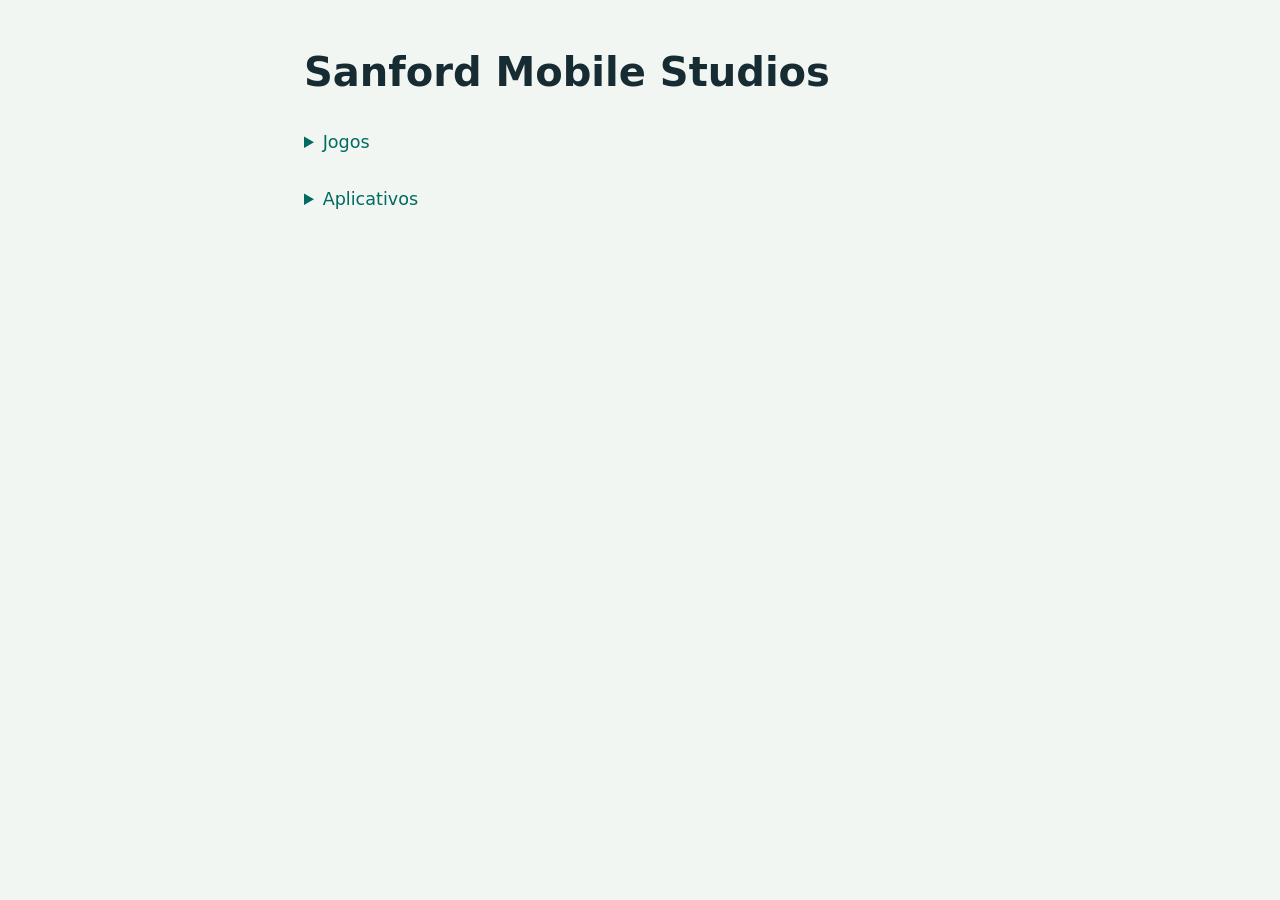
<file: index.html>
<!doctype html>
<html lang="pt-BR">
<head>
  <meta charset="utf-8">
  <meta name="viewport" content="width=device-width, initial-scale=1">
  <meta name="referrer" content="no-referrer">
  <title>Sanford Mobile Studios</title>
  <link rel="stylesheet" href="estilos.css">
  <script src="categorias.js" defer></script>
</head>
<body>
  <main>
    <h1>Sanford Mobile Studios</h1>
    <details>
      <summary>Jogos</summary>
      <ul class="catalogo" id="jogos">
        <li class="vazio">Nenhum jogo publicado ainda.</li>
      </ul>
    </details>
    <details>
      <summary>Aplicativos</summary>
      <ul class="catalogo">
        <li class="aplicativo">
          <img src="imagens/san-desenhos-geometricos/icone.png" width="40" height="40" alt="">
          <a href="SAN-desenhos-geometricos/">SAN: Desenhos Geométricos</a>
        </li>
      </ul>
    </details>
  </main>
</body>
</html>
</file>
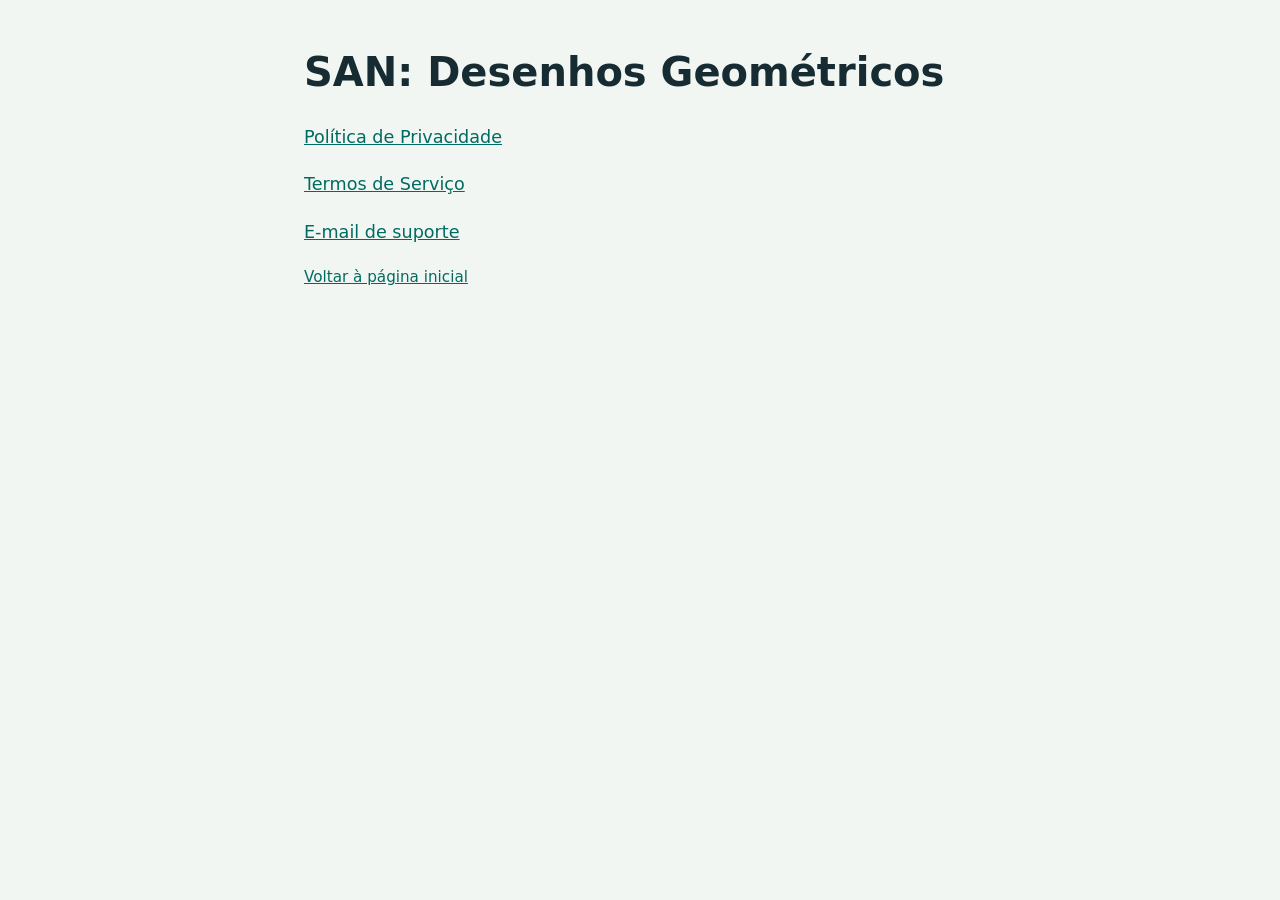
<file: SAN-desenhos-geometricos/index.html>
<!doctype html>
<html lang="pt-BR">
<head>
  <meta charset="utf-8">
  <meta name="viewport" content="width=device-width, initial-scale=1">
  <meta name="referrer" content="no-referrer">
  <title>SAN: Desenhos Geométricos — Sanford Mobile Studios</title>
  <link rel="stylesheet" href="../estilos.css">
</head>
<body>
  <main>
    <h1>SAN: Desenhos Geométricos</h1>
    <p><a href="privacidade/">Política de Privacidade</a></p>
    <p><a href="termos/">Termos de Serviço</a></p>
    <p><a href="mailto:sanfordmobilestudios@gmail.com">E-mail de suporte</a></p>
    <p class="voltar"><a href="../">Voltar à página inicial</a></p>
  </main>
</body>
</html>
</file>
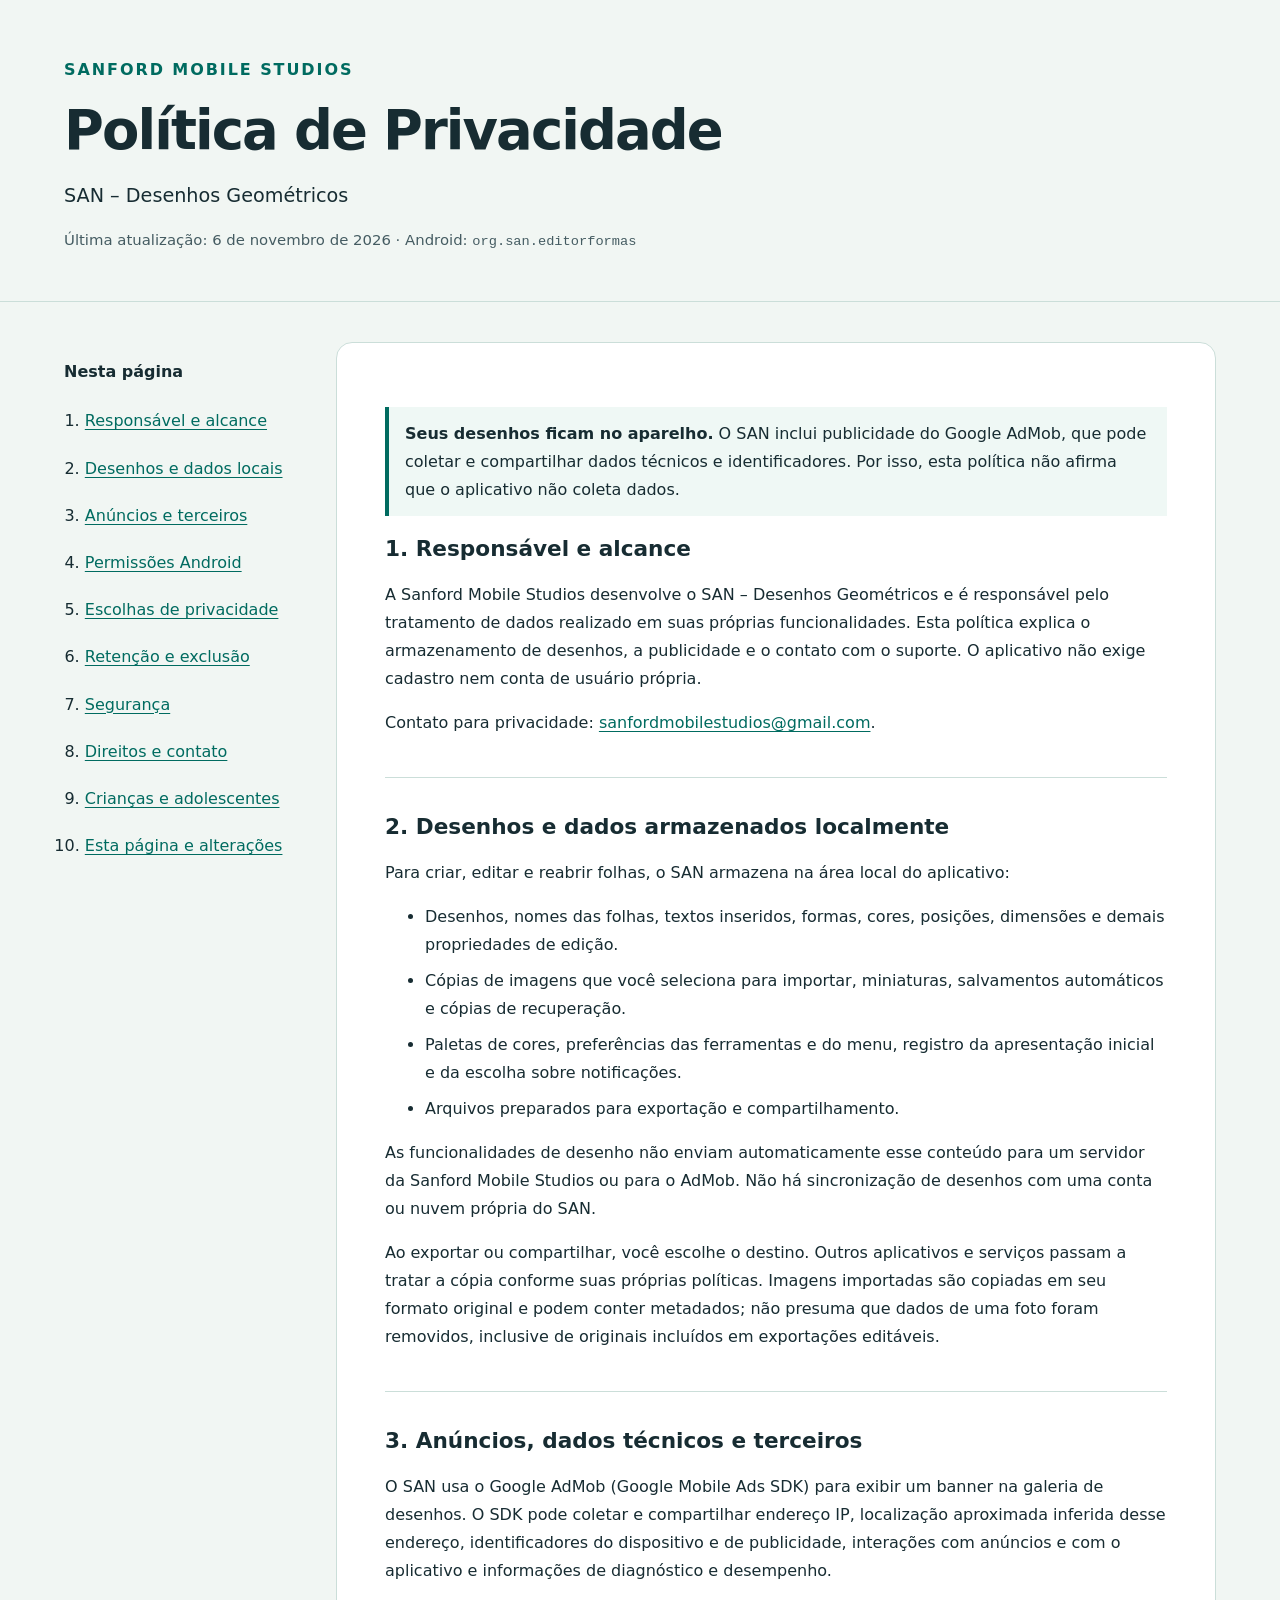
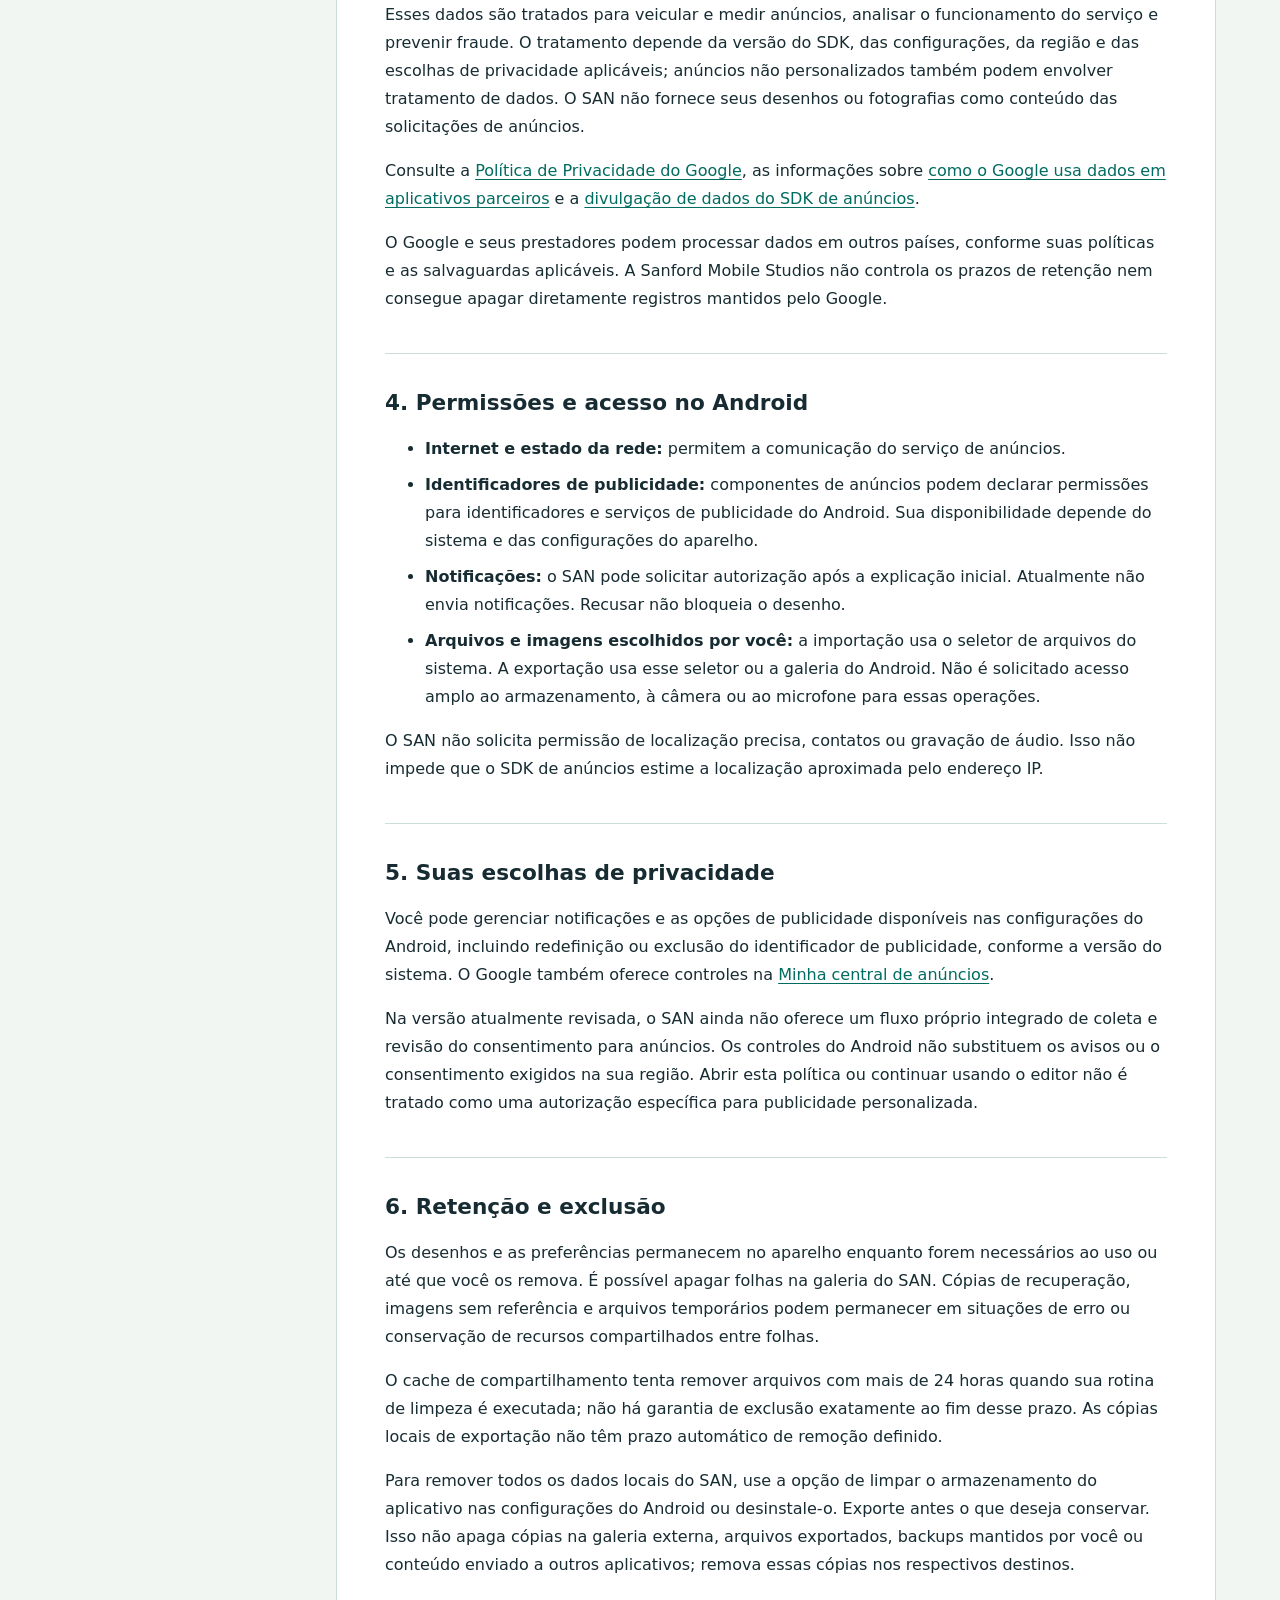
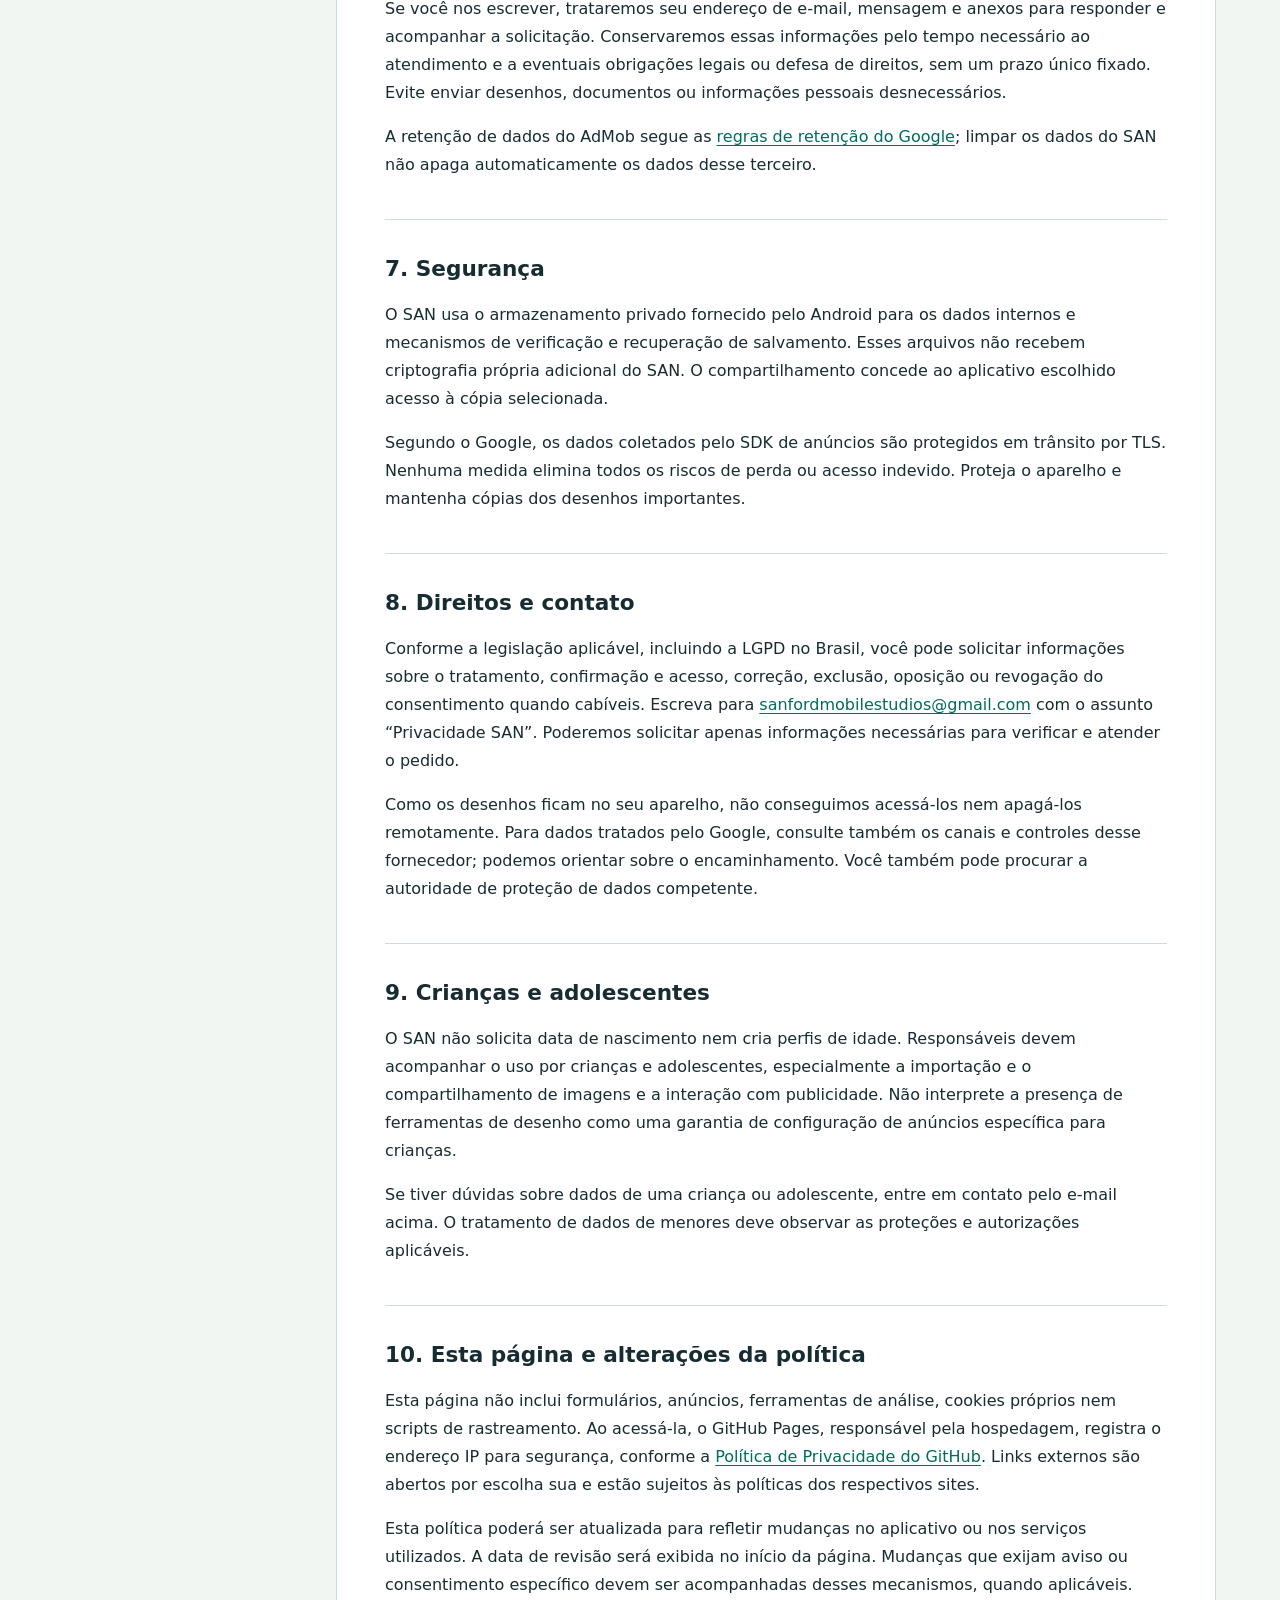
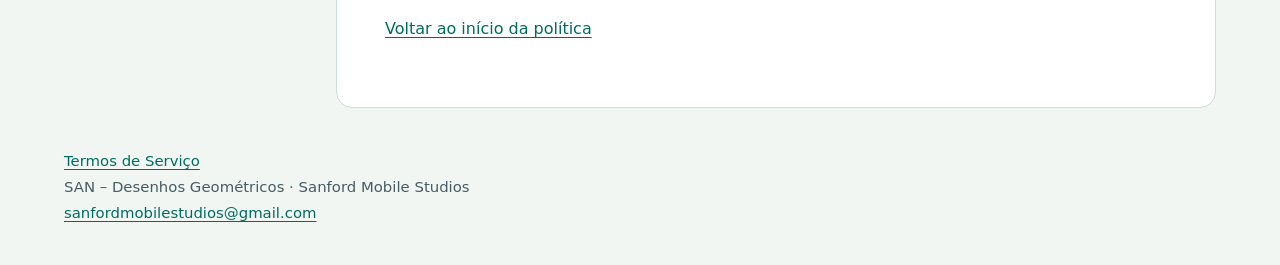
<file: SAN-desenhos-geometricos/privacidade/index.html>
<!doctype html>
<html lang="pt-BR">
<head>
  <meta charset="utf-8">
  <meta name="viewport" content="width=device-width, initial-scale=1">
  <meta name="description" content="Política de Privacidade do SAN – Desenhos Geométricos, desenvolvido pela Sanford Mobile Studios.">
  <meta name="referrer" content="no-referrer">
  <title>Política de Privacidade | SAN – Desenhos Geométricos</title>
  <link rel="canonical" href="https://sanfordmobilestudios-svg.github.io/SAN-desenhos-geometricos/privacidade/">
  <style>
    :root { color-scheme: light; --ink: #172c32; --muted: #455c62; --accent: #006b60; --paper: #fff; --line: #cbded9; }
    * { box-sizing: border-box; }
    html { scroll-padding-top: 1rem; }
    body { margin: 0; background: #f1f6f3; color: var(--ink); font-family: system-ui, sans-serif; font-size: 1rem; line-height: 1.75; }
    a { color: var(--accent); text-underline-offset: .2em; overflow-wrap: anywhere; }
    a:focus-visible { outline: 3px solid #a45b00; outline-offset: 4px; border-radius: 2px; }
    .skip { position: absolute; left: 1rem; top: -8rem; padding: .6rem 1rem; background: var(--paper); }
    .skip:focus { top: 1rem; }
    .wrap { width: min(100% - 2rem, 72rem); margin-inline: auto; }
    header { padding: 3.5rem 0 2rem; border-bottom: 1px solid var(--line); }
    .brand { margin: 0 0 1rem; font-weight: 750; letter-spacing: .12em; color: var(--accent); }
    h1 { margin: 0; font-size: clamp(2rem, 6vw, 3.4rem); line-height: 1.15; letter-spacing: -.035em; }
    .subtitle { margin: 1rem 0 .5rem; font-size: 1.2rem; }
    .meta, footer { color: var(--muted); font-size: .93rem; }
    .layout { display: grid; grid-template-columns: 14rem minmax(0, 1fr); gap: 3rem; padding-block: 2.5rem; align-items: start; }
    nav { padding: 1rem 0; }
    nav p { margin-top: 0; font-weight: 700; }
    nav ol { padding-left: 1.3rem; }
    nav a { display: inline-block; padding-block: .35rem; }
    article { min-width: 0; padding: clamp(1.2rem, 4vw, 3rem); background: var(--paper); border: 1px solid var(--line); border-radius: 1rem; }
    section + section { margin-top: 2.5rem; padding-top: 1rem; border-top: 1px solid var(--line); }
    h2 { font-size: 1.35rem; line-height: 1.35; }
    h3 { font-size: 1.05rem; }
    li + li { margin-top: .5rem; }
    .note { border-left: 4px solid var(--accent); padding: .8rem 1rem; background: #eff8f5; }
    code { font-size: .92em; overflow-wrap: anywhere; }
    footer { padding: 0 0 2.5rem; }
    @media (max-width: 760px) { header { padding-top: 2.5rem; } .layout { grid-template-columns: 1fr; gap: .5rem; padding-top: 1rem; } nav { border-bottom: 1px solid var(--line); } }
    @media print { body { background: white; } .wrap { width: 100%; } .layout { display: block; } nav, .skip { display: none; } article { padding: 0; border: 0; } a { color: inherit; } }
  </style>
</head>
<body>
  <a class="skip" href="#politica">Pular para a política</a>
  <header>
    <div class="wrap">
      <p class="brand">SANFORD MOBILE STUDIOS</p>
      <h1>Política de Privacidade</h1>
      <p class="subtitle">SAN – Desenhos Geométricos</p>
      <p class="meta">Última atualização: <time datetime="2026-11-06">6 de novembro de 2026</time> · Android: <code>org.san.editorformas</code></p>
    </div>
  </header>
  <main class="wrap layout">
    <nav aria-label="Nesta política">
      <p>Nesta página</p>
      <ol>
        <li><a href="#responsavel">Responsável e alcance</a></li>
        <li><a href="#desenhos">Desenhos e dados locais</a></li>
        <li><a href="#anuncios">Anúncios e terceiros</a></li>
        <li><a href="#permissoes">Permissões Android</a></li>
        <li><a href="#escolhas">Escolhas de privacidade</a></li>
        <li><a href="#retencao">Retenção e exclusão</a></li>
        <li><a href="#seguranca">Segurança</a></li>
        <li><a href="#direitos">Direitos e contato</a></li>
        <li><a href="#menores">Crianças e adolescentes</a></li>
        <li><a href="#pagina">Esta página e alterações</a></li>
      </ol>
    </nav>
    <article id="politica" aria-label="Texto da Política de Privacidade">
      <p class="note"><strong>Seus desenhos ficam no aparelho.</strong> O SAN inclui publicidade do Google AdMob, que pode coletar e compartilhar dados técnicos e identificadores. Por isso, esta política não afirma que o aplicativo não coleta dados.</p>
      <section id="responsavel">
        <h2>1. Responsável e alcance</h2>
        <p>A Sanford Mobile Studios desenvolve o SAN – Desenhos Geométricos e é responsável pelo tratamento de dados realizado em suas próprias funcionalidades. Esta política explica o armazenamento de desenhos, a publicidade e o contato com o suporte. O aplicativo não exige cadastro nem conta de usuário própria.</p>
        <p>Contato para privacidade: <a href="mailto:sanfordmobilestudios@gmail.com">sanfordmobilestudios@gmail.com</a>.</p>
      </section>
      <section id="desenhos">
        <h2>2. Desenhos e dados armazenados localmente</h2>
        <p>Para criar, editar e reabrir folhas, o SAN armazena na área local do aplicativo:</p>
        <ul>
          <li>Desenhos, nomes das folhas, textos inseridos, formas, cores, posições, dimensões e demais propriedades de edição.</li>
          <li>Cópias de imagens que você seleciona para importar, miniaturas, salvamentos automáticos e cópias de recuperação.</li>
          <li>Paletas de cores, preferências das ferramentas e do menu, registro da apresentação inicial e da escolha sobre notificações.</li>
          <li>Arquivos preparados para exportação e compartilhamento.</li>
        </ul>
        <p>As funcionalidades de desenho não enviam automaticamente esse conteúdo para um servidor da Sanford Mobile Studios ou para o AdMob. Não há sincronização de desenhos com uma conta ou nuvem própria do SAN.</p>
        <p>Ao exportar ou compartilhar, você escolhe o destino. Outros aplicativos e serviços passam a tratar a cópia conforme suas próprias políticas. Imagens importadas são copiadas em seu formato original e podem conter metadados; não presuma que dados de uma foto foram removidos, inclusive de originais incluídos em exportações editáveis.</p>
      </section>
      <section id="anuncios">
        <h2>3. Anúncios, dados técnicos e terceiros</h2>
        <p>O SAN usa o Google AdMob (Google Mobile Ads SDK) para exibir um banner na galeria de desenhos. O SDK pode coletar e compartilhar endereço IP, localização aproximada inferida desse endereço, identificadores do dispositivo e de publicidade, interações com anúncios e com o aplicativo e informações de diagnóstico e desempenho.</p>
        <p>Esses dados são tratados para veicular e medir anúncios, analisar o funcionamento do serviço e prevenir fraude. O tratamento depende da versão do SDK, das configurações, da região e das escolhas de privacidade aplicáveis; anúncios não personalizados também podem envolver tratamento de dados. O SAN não fornece seus desenhos ou fotografias como conteúdo das solicitações de anúncios.</p>
        <p>Consulte a <a href="https://policies.google.com/privacy?hl=pt-BR">Política de Privacidade do Google</a>, as informações sobre <a href="https://policies.google.com/technologies/partner-sites?hl=pt-BR">como o Google usa dados em aplicativos parceiros</a> e a <a href="https://developers.google.com/admob/android/privacy/play-data-disclosure?hl=pt-br">divulgação de dados do SDK de anúncios</a>.</p>
        <p>O Google e seus prestadores podem processar dados em outros países, conforme suas políticas e as salvaguardas aplicáveis. A Sanford Mobile Studios não controla os prazos de retenção nem consegue apagar diretamente registros mantidos pelo Google.</p>
      </section>
      <section id="permissoes">
        <h2>4. Permissões e acesso no Android</h2>
        <ul>
          <li><strong>Internet e estado da rede:</strong> permitem a comunicação do serviço de anúncios.</li>
          <li><strong>Identificadores de publicidade:</strong> componentes de anúncios podem declarar permissões para identificadores e serviços de publicidade do Android. Sua disponibilidade depende do sistema e das configurações do aparelho.</li>
          <li><strong>Notificações:</strong> o SAN pode solicitar autorização após a explicação inicial. Atualmente não envia notificações. Recusar não bloqueia o desenho.</li>
          <li><strong>Arquivos e imagens escolhidos por você:</strong> a importação usa o seletor de arquivos do sistema. A exportação usa esse seletor ou a galeria do Android. Não é solicitado acesso amplo ao armazenamento, à câmera ou ao microfone para essas operações.</li>
        </ul>
        <p>O SAN não solicita permissão de localização precisa, contatos ou gravação de áudio. Isso não impede que o SDK de anúncios estime a localização aproximada pelo endereço IP.</p>
      </section>
      <section id="escolhas">
        <h2>5. Suas escolhas de privacidade</h2>
        <p>Você pode gerenciar notificações e as opções de publicidade disponíveis nas configurações do Android, incluindo redefinição ou exclusão do identificador de publicidade, conforme a versão do sistema. O Google também oferece controles na <a href="https://myadcenter.google.com/">Minha central de anúncios</a>.</p>
        <p>Na versão atualmente revisada, o SAN ainda não oferece um fluxo próprio integrado de coleta e revisão do consentimento para anúncios. Os controles do Android não substituem os avisos ou o consentimento exigidos na sua região. Abrir esta política ou continuar usando o editor não é tratado como uma autorização específica para publicidade personalizada.</p>
      </section>
      <section id="retencao">
        <h2>6. Retenção e exclusão</h2>
        <p>Os desenhos e as preferências permanecem no aparelho enquanto forem necessários ao uso ou até que você os remova. É possível apagar folhas na galeria do SAN. Cópias de recuperação, imagens sem referência e arquivos temporários podem permanecer em situações de erro ou conservação de recursos compartilhados entre folhas.</p>
        <p>O cache de compartilhamento tenta remover arquivos com mais de 24 horas quando sua rotina de limpeza é executada; não há garantia de exclusão exatamente ao fim desse prazo. As cópias locais de exportação não têm prazo automático de remoção definido.</p>
        <p>Para remover todos os dados locais do SAN, use a opção de limpar o armazenamento do aplicativo nas configurações do Android ou desinstale-o. Exporte antes o que deseja conservar. Isso não apaga cópias na galeria externa, arquivos exportados, backups mantidos por você ou conteúdo enviado a outros aplicativos; remova essas cópias nos respectivos destinos.</p>
        <p>Se você nos escrever, trataremos seu endereço de e-mail, mensagem e anexos para responder e acompanhar a solicitação. Conservaremos essas informações pelo tempo necessário ao atendimento e a eventuais obrigações legais ou defesa de direitos, sem um prazo único fixado. Evite enviar desenhos, documentos ou informações pessoais desnecessários.</p>
        <p>A retenção de dados do AdMob segue as <a href="https://policies.google.com/technologies/retention?hl=pt-BR">regras de retenção do Google</a>; limpar os dados do SAN não apaga automaticamente os dados desse terceiro.</p>
      </section>
      <section id="seguranca">
        <h2>7. Segurança</h2>
        <p>O SAN usa o armazenamento privado fornecido pelo Android para os dados internos e mecanismos de verificação e recuperação de salvamento. Esses arquivos não recebem criptografia própria adicional do SAN. O compartilhamento concede ao aplicativo escolhido acesso à cópia selecionada.</p>
        <p>Segundo o Google, os dados coletados pelo SDK de anúncios são protegidos em trânsito por TLS. Nenhuma medida elimina todos os riscos de perda ou acesso indevido. Proteja o aparelho e mantenha cópias dos desenhos importantes.</p>
      </section>
      <section id="direitos">
        <h2>8. Direitos e contato</h2>
        <p>Conforme a legislação aplicável, incluindo a LGPD no Brasil, você pode solicitar informações sobre o tratamento, confirmação e acesso, correção, exclusão, oposição ou revogação do consentimento quando cabíveis. Escreva para <a href="mailto:sanfordmobilestudios@gmail.com">sanfordmobilestudios@gmail.com</a> com o assunto “Privacidade SAN”. Poderemos solicitar apenas informações necessárias para verificar e atender o pedido.</p>
        <p>Como os desenhos ficam no seu aparelho, não conseguimos acessá-los nem apagá-los remotamente. Para dados tratados pelo Google, consulte também os canais e controles desse fornecedor; podemos orientar sobre o encaminhamento. Você também pode procurar a autoridade de proteção de dados competente.</p>
      </section>
      <section id="menores">
        <h2>9. Crianças e adolescentes</h2>
        <p>O SAN não solicita data de nascimento nem cria perfis de idade. Responsáveis devem acompanhar o uso por crianças e adolescentes, especialmente a importação e o compartilhamento de imagens e a interação com publicidade. Não interprete a presença de ferramentas de desenho como uma garantia de configuração de anúncios específica para crianças.</p>
        <p>Se tiver dúvidas sobre dados de uma criança ou adolescente, entre em contato pelo e-mail acima. O tratamento de dados de menores deve observar as proteções e autorizações aplicáveis.</p>
      </section>
      <section id="pagina">
        <h2>10. Esta página e alterações da política</h2>
        <p>Esta página não inclui formulários, anúncios, ferramentas de análise, cookies próprios nem scripts de rastreamento. Ao acessá-la, o GitHub Pages, responsável pela hospedagem, registra o endereço IP para segurança, conforme a <a href="https://docs.github.com/en/site-policy/privacy-policies/github-general-privacy-statement">Política de Privacidade do GitHub</a>. Links externos são abertos por escolha sua e estão sujeitos às políticas dos respectivos sites.</p>
        <p>Esta política poderá ser atualizada para refletir mudanças no aplicativo ou nos serviços utilizados. A data de revisão será exibida no início da página. Mudanças que exijam aviso ou consentimento específico devem ser acompanhadas desses mecanismos, quando aplicáveis.</p>
        <p><a href="#politica">Voltar ao início da política</a></p>
      </section>
    </article>
  </main>
  <footer class="wrap"><a href="../termos/">Termos de Serviço</a><br>SAN – Desenhos Geométricos · Sanford Mobile Studios<br><a href="mailto:sanfordmobilestudios@gmail.com">sanfordmobilestudios@gmail.com</a></footer>
</body>
</html>
</file>
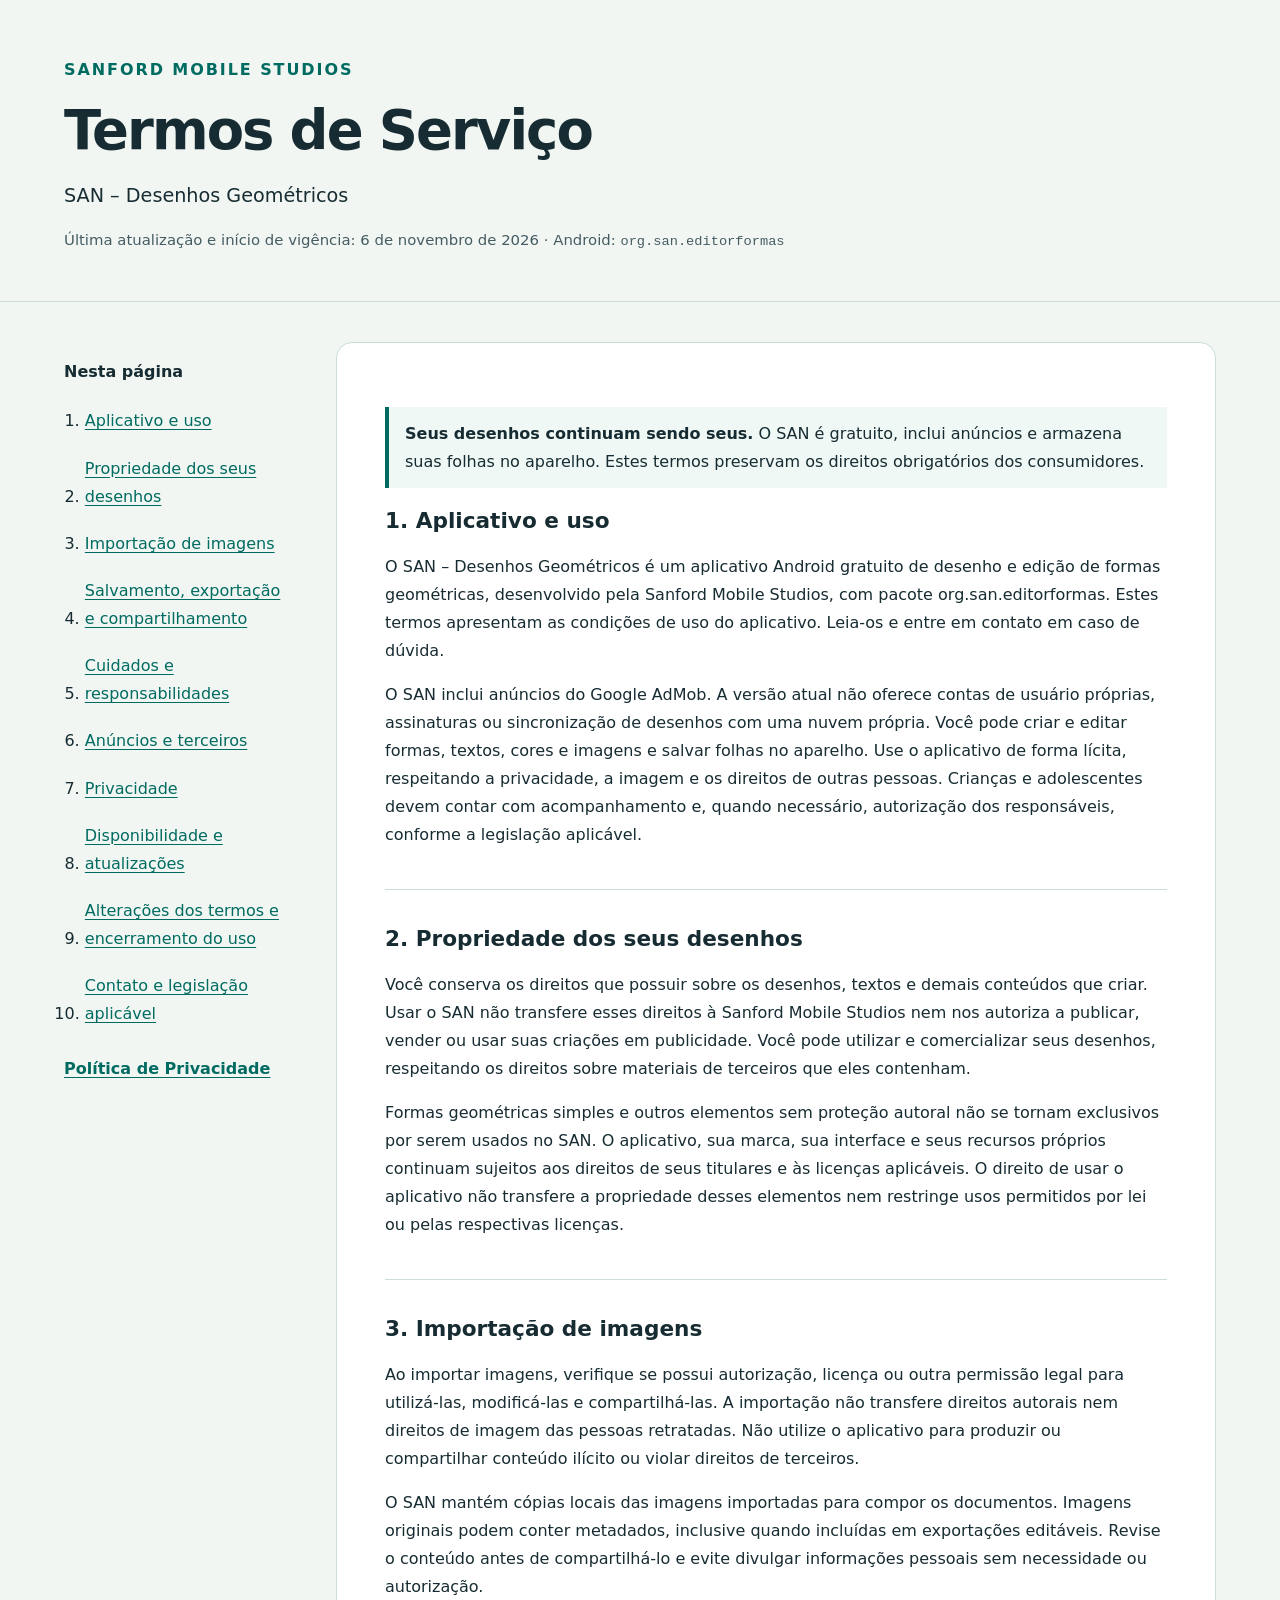
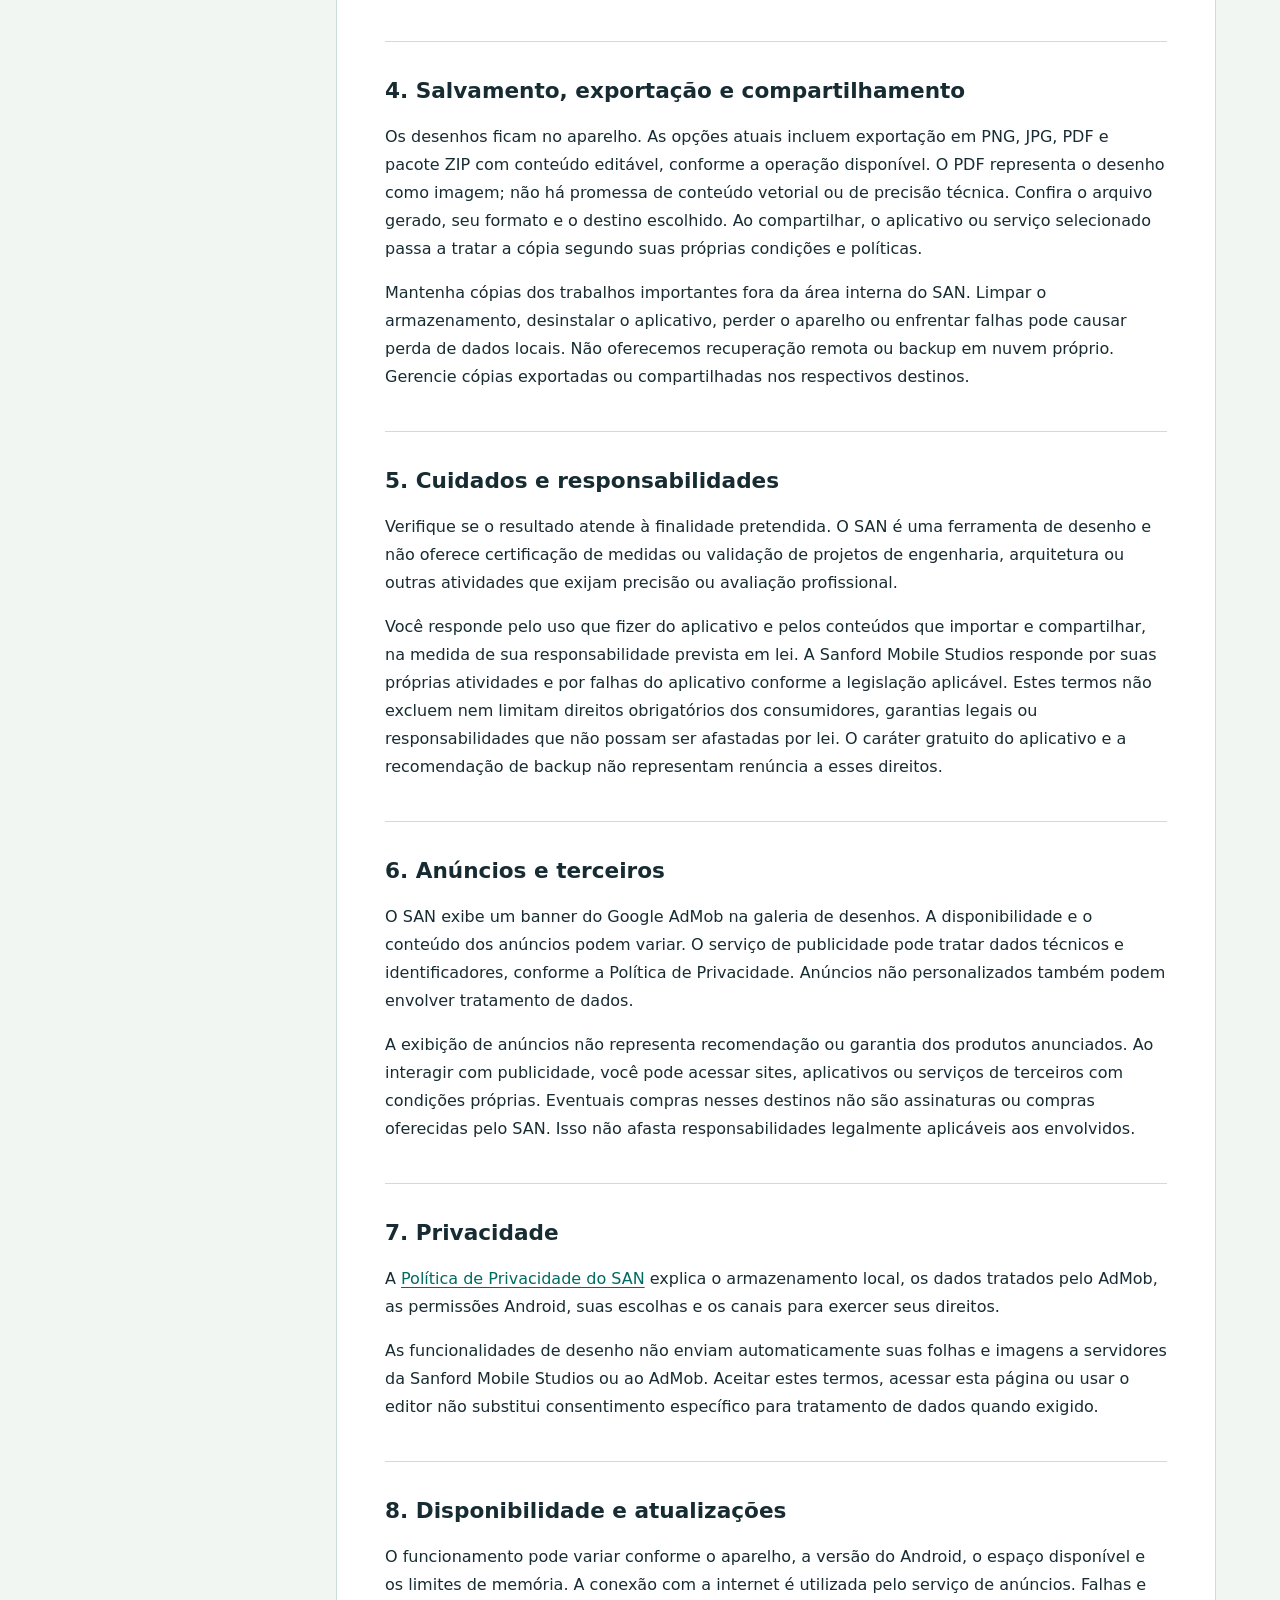
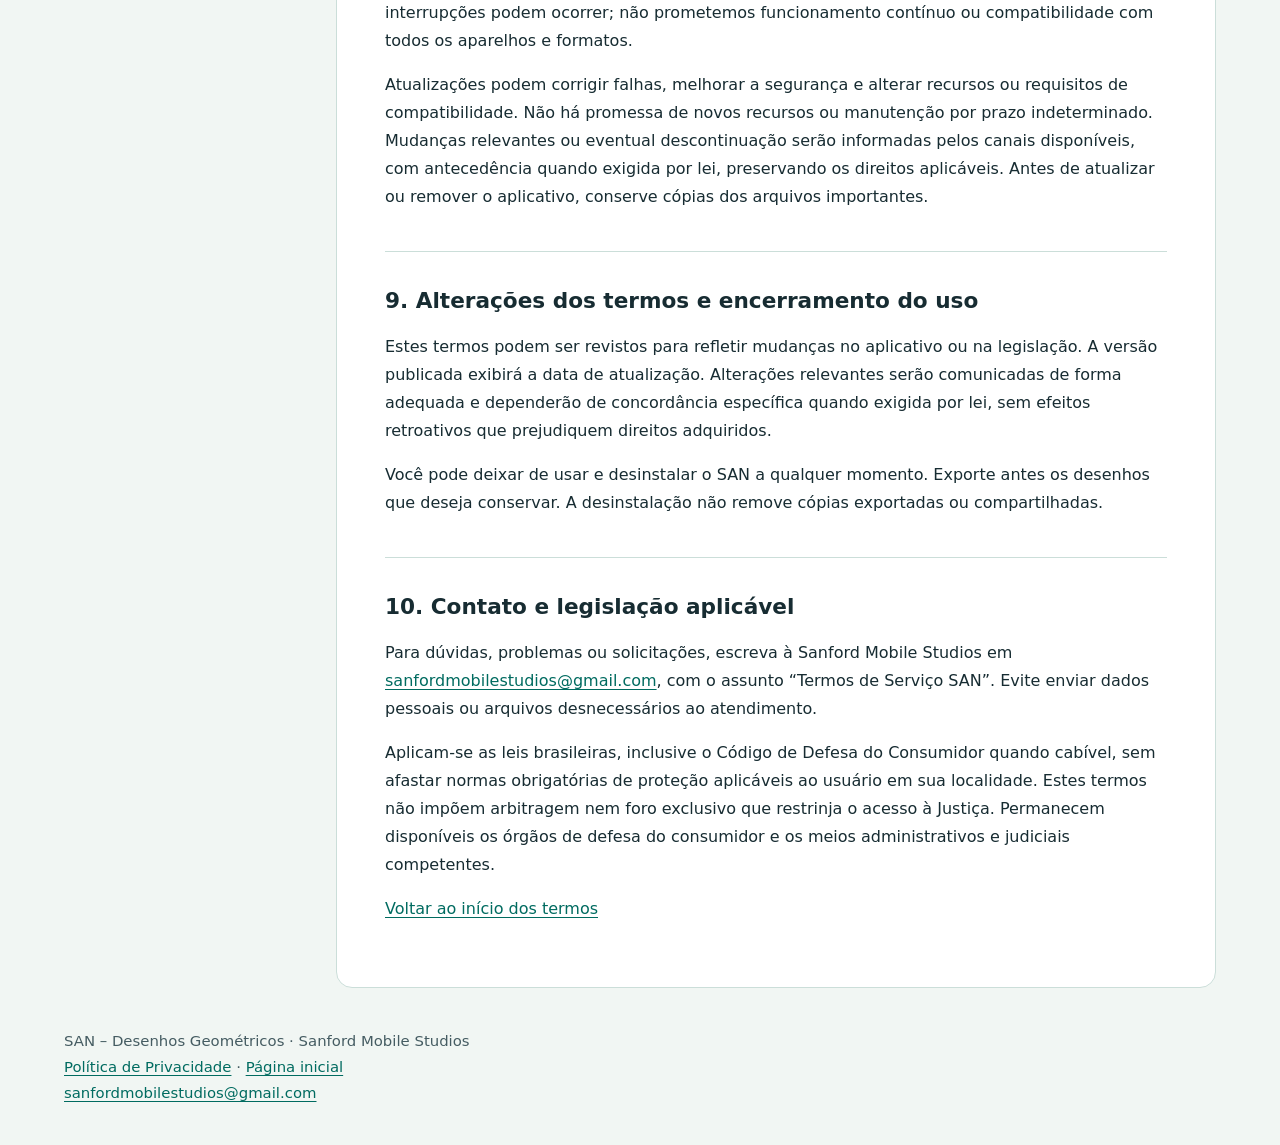
<file: SAN-desenhos-geometricos/termos/index.html>
<!doctype html>
<html lang="pt-BR">
<head>
<meta charset="utf-8">
<meta name="viewport" content="width=device-width, initial-scale=1">
<meta name="description" content="Termos de Serviço do SAN – Desenhos Geométricos, desenvolvido pela Sanford Mobile Studios.">
<meta name="referrer" content="no-referrer">
<title>Termos de Serviço | SAN – Desenhos Geométricos</title>
<link rel="canonical" href="https://sanfordmobilestudios-svg.github.io/SAN-desenhos-geometricos/termos/">
<style>
    :root { color-scheme: light; --ink: #172c32; --muted: #455c62; --accent: #006b60; --paper: #fff; --line: #cbded9; }
    * { box-sizing: border-box; }
    html { scroll-padding-top: 1rem; }
    body { margin: 0; background: #f1f6f3; color: var(--ink); font-family: system-ui, sans-serif; font-size: 1rem; line-height: 1.75; }
    a { color: var(--accent); text-underline-offset: .2em; overflow-wrap: anywhere; }
    a:focus-visible { outline: 3px solid #a45b00; outline-offset: 4px; border-radius: 2px; }
    .skip { position: absolute; left: 1rem; top: -8rem; padding: .6rem 1rem; background: var(--paper); }
    .skip:focus { top: 1rem; }
    .wrap { width: min(100% - 2rem, 72rem); margin-inline: auto; }
    header { padding: 3.5rem 0 2rem; border-bottom: 1px solid var(--line); }
    .brand { margin: 0 0 1rem; font-weight: 750; letter-spacing: .12em; color: var(--accent); }
    h1 { margin: 0; font-size: clamp(2rem, 6vw, 3.4rem); line-height: 1.15; letter-spacing: -.035em; }
    .subtitle { margin: 1rem 0 .5rem; font-size: 1.2rem; }
    .meta, footer { color: var(--muted); font-size: .93rem; }
    .layout { display: grid; grid-template-columns: 14rem minmax(0, 1fr); gap: 3rem; padding-block: 2.5rem; align-items: start; }
    nav { padding: 1rem 0; }
    nav p { margin-top: 0; font-weight: 700; }
    nav ol { padding-left: 1.3rem; }
    nav a { display: inline-block; padding-block: .35rem; }
    article { min-width: 0; padding: clamp(1.2rem, 4vw, 3rem); background: var(--paper); border: 1px solid var(--line); border-radius: 1rem; }
    section + section { margin-top: 2.5rem; padding-top: 1rem; border-top: 1px solid var(--line); }
    h2 { font-size: 1.35rem; line-height: 1.35; }
    h3 { font-size: 1.05rem; }
    li + li { margin-top: .5rem; }
    .note { border-left: 4px solid var(--accent); padding: .8rem 1rem; background: #eff8f5; }
    code { font-size: .92em; overflow-wrap: anywhere; }
    footer { padding: 0 0 2.5rem; }
    @media (max-width: 760px) { header { padding-top: 2.5rem; } .layout { grid-template-columns: 1fr; gap: .5rem; padding-top: 1rem; } nav { border-bottom: 1px solid var(--line); } }
    @media print { body { background: white; } .wrap { width: 100%; } .layout { display: block; } nav, .skip { display: none; } article { padding: 0; border: 0; } a { color: inherit; } }
  </style>
</head>
<body>
<a class="skip" href="#termos">Pular para os termos</a>
<header><div class="wrap"><p class="brand">SANFORD MOBILE STUDIOS</p><h1>Termos de Serviço</h1><p class="subtitle">SAN – Desenhos Geométricos</p><p class="meta">Última atualização e início de vigência: <time datetime="2026-11-06">6 de novembro de 2026</time> · Android: <code>org.san.editorformas</code></p></div></header>
<main class="wrap layout">
<nav aria-label="Nestes termos"><p>Nesta página</p><ol><li><a href="#aplicativo">Aplicativo e uso</a></li>
<li><a href="#desenhos">Propriedade dos seus desenhos</a></li>
<li><a href="#imagens">Importação de imagens</a></li>
<li><a href="#exportacao">Salvamento, exportação e compartilhamento</a></li>
<li><a href="#responsabilidade">Cuidados e responsabilidades</a></li>
<li><a href="#anuncios">Anúncios e terceiros</a></li>
<li><a href="#privacidade">Privacidade</a></li>
<li><a href="#disponibilidade">Disponibilidade e atualizações</a></li>
<li><a href="#alteracoes">Alterações dos termos e encerramento do uso</a></li>
<li><a href="#contato">Contato e legislação aplicável</a></li></ol><p><a href="../privacidade/">Política de Privacidade</a></p></nav>
<article id="termos" aria-label="Texto dos Termos de Serviço"><p class="note"><strong>Seus desenhos continuam sendo seus.</strong> O SAN é gratuito, inclui anúncios e armazena suas folhas no aparelho. Estes termos preservam os direitos obrigatórios dos consumidores.</p><section id="aplicativo"><h2>1. Aplicativo e uso</h2><p>O SAN – Desenhos Geométricos é um aplicativo Android gratuito de desenho e edição de formas geométricas, desenvolvido pela Sanford Mobile Studios, com pacote org.san.editorformas. Estes termos apresentam as condições de uso do aplicativo. Leia-os e entre em contato em caso de dúvida.</p><p>O SAN inclui anúncios do Google AdMob. A versão atual não oferece contas de usuário próprias, assinaturas ou sincronização de desenhos com uma nuvem própria. Você pode criar e editar formas, textos, cores e imagens e salvar folhas no aparelho. Use o aplicativo de forma lícita, respeitando a privacidade, a imagem e os direitos de outras pessoas. Crianças e adolescentes devem contar com acompanhamento e, quando necessário, autorização dos responsáveis, conforme a legislação aplicável.</p></section>
<section id="desenhos"><h2>2. Propriedade dos seus desenhos</h2><p>Você conserva os direitos que possuir sobre os desenhos, textos e demais conteúdos que criar. Usar o SAN não transfere esses direitos à Sanford Mobile Studios nem nos autoriza a publicar, vender ou usar suas criações em publicidade. Você pode utilizar e comercializar seus desenhos, respeitando os direitos sobre materiais de terceiros que eles contenham.</p><p>Formas geométricas simples e outros elementos sem proteção autoral não se tornam exclusivos por serem usados no SAN. O aplicativo, sua marca, sua interface e seus recursos próprios continuam sujeitos aos direitos de seus titulares e às licenças aplicáveis. O direito de usar o aplicativo não transfere a propriedade desses elementos nem restringe usos permitidos por lei ou pelas respectivas licenças.</p></section>
<section id="imagens"><h2>3. Importação de imagens</h2><p>Ao importar imagens, verifique se possui autorização, licença ou outra permissão legal para utilizá-las, modificá-las e compartilhá-las. A importação não transfere direitos autorais nem direitos de imagem das pessoas retratadas. Não utilize o aplicativo para produzir ou compartilhar conteúdo ilícito ou violar direitos de terceiros.</p><p>O SAN mantém cópias locais das imagens importadas para compor os documentos. Imagens originais podem conter metadados, inclusive quando incluídas em exportações editáveis. Revise o conteúdo antes de compartilhá-lo e evite divulgar informações pessoais sem necessidade ou autorização.</p></section>
<section id="exportacao"><h2>4. Salvamento, exportação e compartilhamento</h2><p>Os desenhos ficam no aparelho. As opções atuais incluem exportação em PNG, JPG, PDF e pacote ZIP com conteúdo editável, conforme a operação disponível. O PDF representa o desenho como imagem; não há promessa de conteúdo vetorial ou de precisão técnica. Confira o arquivo gerado, seu formato e o destino escolhido. Ao compartilhar, o aplicativo ou serviço selecionado passa a tratar a cópia segundo suas próprias condições e políticas.</p><p>Mantenha cópias dos trabalhos importantes fora da área interna do SAN. Limpar o armazenamento, desinstalar o aplicativo, perder o aparelho ou enfrentar falhas pode causar perda de dados locais. Não oferecemos recuperação remota ou backup em nuvem próprio. Gerencie cópias exportadas ou compartilhadas nos respectivos destinos.</p></section>
<section id="responsabilidade"><h2>5. Cuidados e responsabilidades</h2><p>Verifique se o resultado atende à finalidade pretendida. O SAN é uma ferramenta de desenho e não oferece certificação de medidas ou validação de projetos de engenharia, arquitetura ou outras atividades que exijam precisão ou avaliação profissional.</p><p>Você responde pelo uso que fizer do aplicativo e pelos conteúdos que importar e compartilhar, na medida de sua responsabilidade prevista em lei. A Sanford Mobile Studios responde por suas próprias atividades e por falhas do aplicativo conforme a legislação aplicável. Estes termos não excluem nem limitam direitos obrigatórios dos consumidores, garantias legais ou responsabilidades que não possam ser afastadas por lei. O caráter gratuito do aplicativo e a recomendação de backup não representam renúncia a esses direitos.</p></section>
<section id="anuncios"><h2>6. Anúncios e terceiros</h2><p>O SAN exibe um banner do Google AdMob na galeria de desenhos. A disponibilidade e o conteúdo dos anúncios podem variar. O serviço de publicidade pode tratar dados técnicos e identificadores, conforme a Política de Privacidade. Anúncios não personalizados também podem envolver tratamento de dados.</p><p>A exibição de anúncios não representa recomendação ou garantia dos produtos anunciados. Ao interagir com publicidade, você pode acessar sites, aplicativos ou serviços de terceiros com condições próprias. Eventuais compras nesses destinos não são assinaturas ou compras oferecidas pelo SAN. Isso não afasta responsabilidades legalmente aplicáveis aos envolvidos.</p></section>
<section id="privacidade"><h2>7. Privacidade</h2><p>A <a href="../privacidade/">Política de Privacidade do SAN</a> explica o armazenamento local, os dados tratados pelo AdMob, as permissões Android, suas escolhas e os canais para exercer seus direitos.</p><p>As funcionalidades de desenho não enviam automaticamente suas folhas e imagens a servidores da Sanford Mobile Studios ou ao AdMob. Aceitar estes termos, acessar esta página ou usar o editor não substitui consentimento específico para tratamento de dados quando exigido.</p></section>
<section id="disponibilidade"><h2>8. Disponibilidade e atualizações</h2><p>O funcionamento pode variar conforme o aparelho, a versão do Android, o espaço disponível e os limites de memória. A conexão com a internet é utilizada pelo serviço de anúncios. Falhas e interrupções podem ocorrer; não prometemos funcionamento contínuo ou compatibilidade com todos os aparelhos e formatos.</p><p>Atualizações podem corrigir falhas, melhorar a segurança e alterar recursos ou requisitos de compatibilidade. Não há promessa de novos recursos ou manutenção por prazo indeterminado. Mudanças relevantes ou eventual descontinuação serão informadas pelos canais disponíveis, com antecedência quando exigida por lei, preservando os direitos aplicáveis. Antes de atualizar ou remover o aplicativo, conserve cópias dos arquivos importantes.</p></section>
<section id="alteracoes"><h2>9. Alterações dos termos e encerramento do uso</h2><p>Estes termos podem ser revistos para refletir mudanças no aplicativo ou na legislação. A versão publicada exibirá a data de atualização. Alterações relevantes serão comunicadas de forma adequada e dependerão de concordância específica quando exigida por lei, sem efeitos retroativos que prejudiquem direitos adquiridos.</p><p>Você pode deixar de usar e desinstalar o SAN a qualquer momento. Exporte antes os desenhos que deseja conservar. A desinstalação não remove cópias exportadas ou compartilhadas.</p></section>
<section id="contato"><h2>10. Contato e legislação aplicável</h2><p>Para dúvidas, problemas ou solicitações, escreva à Sanford Mobile Studios em <a href="mailto:sanfordmobilestudios@gmail.com">sanfordmobilestudios@gmail.com</a>, com o assunto “Termos de Serviço SAN”. Evite enviar dados pessoais ou arquivos desnecessários ao atendimento.</p><p>Aplicam-se as leis brasileiras, inclusive o Código de Defesa do Consumidor quando cabível, sem afastar normas obrigatórias de proteção aplicáveis ao usuário em sua localidade. Estes termos não impõem arbitragem nem foro exclusivo que restrinja o acesso à Justiça. Permanecem disponíveis os órgãos de defesa do consumidor e os meios administrativos e judiciais competentes.</p></section><p><a href="#termos">Voltar ao início dos termos</a></p></article>
</main>
<footer class="wrap">SAN – Desenhos Geométricos · Sanford Mobile Studios<br><a href="../privacidade/">Política de Privacidade</a> · <a href="../../">Página inicial</a><br><a href="mailto:sanfordmobilestudios@gmail.com">sanfordmobilestudios@gmail.com</a></footer>
</body>
</html>
</file>
<file: estilos.css>
body { margin: 3rem auto; padding: 0 1.25rem; max-width: 42rem; font: 1.1rem/1.7 system-ui, sans-serif; color: #172c32; background: #f1f6f3; }
h1 { font-size: clamp(1.7rem, 6vw, 2.5rem); line-height: 1.2; }
a { color: #006b60; overflow-wrap: anywhere; }
a:focus-visible, summary:focus-visible { outline: 3px solid #a45b00; outline-offset: 4px; }
details { margin: 1rem 0; }
summary { width: fit-content; padding: .35rem 0; color: #006b60; cursor: pointer; }
.catalogo { list-style: none; margin: .5rem 0 1rem; padding: 0; }
.catalogo li + li { margin-top: .75rem; }
.aplicativo { display: flex; align-items: center; gap: .75rem; }
.aplicativo img { flex: 0 0 40px; object-fit: contain; }
.aplicativo a { min-width: 0; }
.vazio, .voltar { font-size: .95rem; }
</file>
